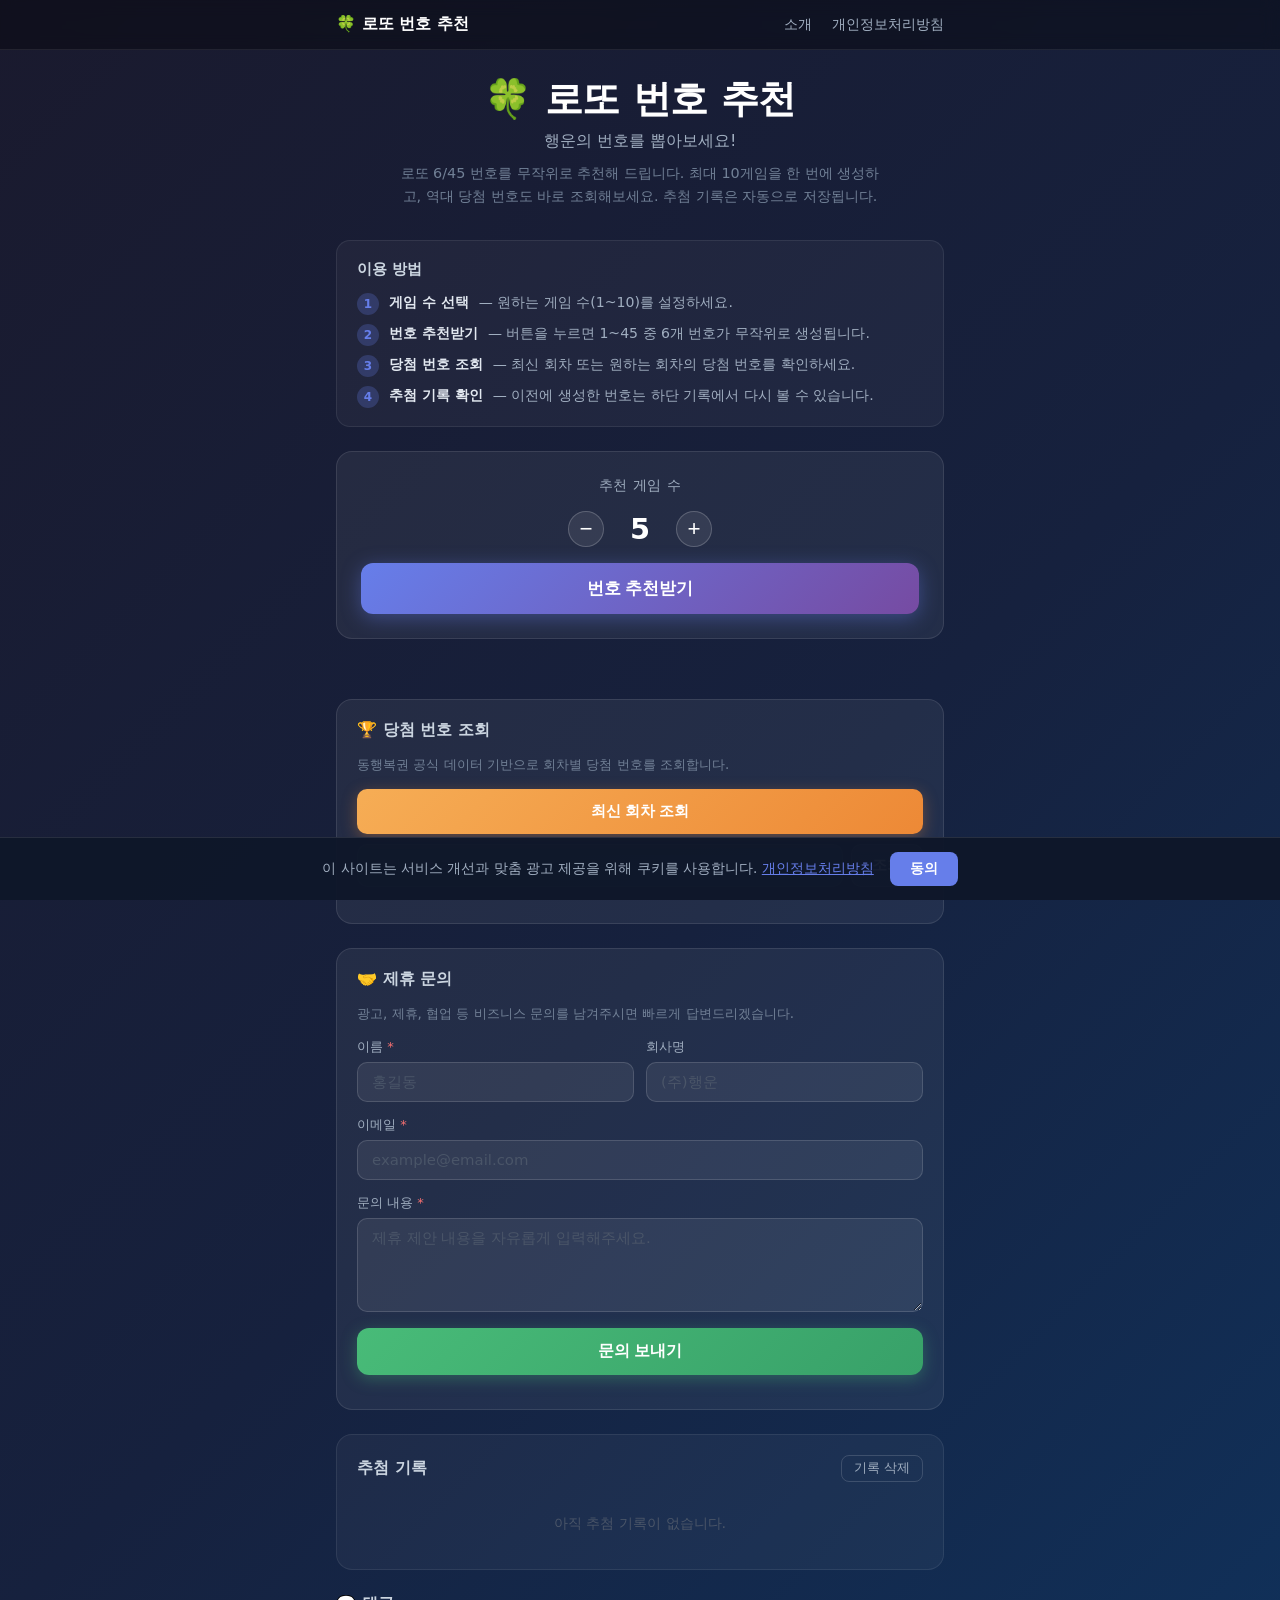
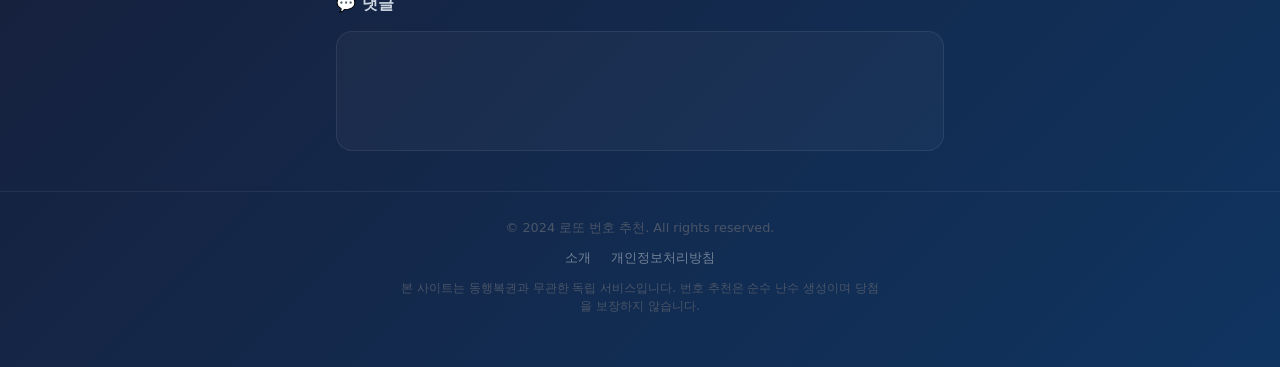
<file: index.html>
<!doctype html>
<html lang="ko">
<head>
  <!-- Microsoft Clarity -->
  <script type="text/javascript">
    (function(c,l,a,r,i,t,y){
        c[a]=c[a]||function(){(c[a].q=c[a].q||[]).push(arguments)};
        t=l.createElement(r);t.async=1;t.src="https://www.clarity.ms/tag/"+i;
        y=l.getElementsByTagName(r)[0];y.parentNode.insertBefore(t,y);
    })(window, document, "clarity", "script", "xb2lsd28li");
  </script>
  <!-- Google tag (gtag.js) -->
  <script async src="https://www.googletagmanager.com/gtag/js?id=G-PGRZBPPMB9"></script>
  <script>
    window.dataLayer = window.dataLayer || [];
    function gtag(){dataLayer.push(arguments);}
    gtag('js', new Date());

    gtag('config', 'G-PGRZBPPMB9');
  </script>
  <meta charset="UTF-8" />
  <meta name="viewport" content="width=device-width, initial-scale=1.0" />
  <meta name="google-adsense-account" content="ca-pub-3485001053572124">
  <meta name="description" content="로또 6/45 번호 자동 추천, 역대 당첨 번호 조회, 추첨 기록 관리까지 한 번에. 무료로 행운의 번호를 뽑아보세요.">
  <title>로또 번호 추천 — 무료 자동 추첨 & 당첨 번호 조회</title>
  <link href='/style.css' rel='stylesheet'>
  <script async src="https://pagead2.googlesyndication.com/pagead/js/adsbygoogle.js?client=ca-pub-3485001053572124"
     crossorigin="anonymous"></script>
</head>
<body>

  <!-- 쿠키 동의 배너 -->
  <div id="cookie-banner" class="cookie-banner" style="display:none">
    <p>이 사이트는 서비스 개선과 맞춤 광고 제공을 위해 쿠키를 사용합니다.
      <a href="/privacy.html">개인정보처리방침</a>
    </p>
    <button id="cookie-accept" class="cookie-accept-btn">동의</button>
  </div>

  <!-- 상단 네비게이션 -->
  <nav class="site-nav">
    <div class="nav-inner">
      <a href="/" class="nav-logo">🍀 로또 번호 추천</a>
      <div class="nav-links">
        <a href="/about.html">소개</a>
        <a href="/privacy.html">개인정보처리방침</a>
      </div>
    </div>
  </nav>

  <div class="container">
    <header>
      <h1>🍀 로또 번호 추천</h1>
      <p class="subtitle">행운의 번호를 뽑아보세요!</p>
      <p class="site-desc">
        로또 6/45 번호를 무작위로 추천해 드립니다. 최대 10게임을 한 번에 생성하고,
        역대 당첨 번호도 바로 조회해보세요. 추첨 기록은 자동으로 저장됩니다.
      </p>
    </header>

    <section class="how-to">
      <h2>이용 방법</h2>
      <ol class="how-to-list">
        <li><strong>게임 수 선택</strong> — 원하는 게임 수(1~10)를 설정하세요.</li>
        <li><strong>번호 추천받기</strong> — 버튼을 누르면 1~45 중 6개 번호가 무작위로 생성됩니다.</li>
        <li><strong>당첨 번호 조회</strong> — 최신 회차 또는 원하는 회차의 당첨 번호를 확인하세요.</li>
        <li><strong>추첨 기록 확인</strong> — 이전에 생성한 번호는 하단 기록에서 다시 볼 수 있습니다.</li>
      </ol>
    </section>

    <section class="controls">
      <label for="set-count">추천 게임 수</label>
      <div class="count-selector">
        <button id="count-down" class="count-btn">−</button>
        <span id="set-count">5</span>
        <button id="count-up" class="count-btn">+</button>
      </div>
      <button id="generate-btn" class="generate-btn">번호 추천받기</button>
    </section>

    <section id="results" class="results"></section>

    <section class="lookup-section">
      <div class="section-title">
        <h2>🏆 당첨 번호 조회</h2>
      </div>
      <p class="section-desc">동행복권 공식 데이터 기반으로 회차별 당첨 번호를 조회합니다.</p>
      <div class="lookup-controls">
        <button id="latest-btn" class="latest-btn">최신 회차 조회</button>
        <div class="round-row">
          <input type="number" id="round-input" min="1" max="9999" placeholder="회차 번호 직접 입력">
          <button id="lookup-btn" class="lookup-btn">조회</button>
        </div>
      </div>
      <div id="lookup-result" class="lookup-result"></div>
    </section>

    <section class="contact-section">
      <div class="section-title">
        <h2>🤝 제휴 문의</h2>
      </div>
      <p class="section-desc">광고, 제휴, 협업 등 비즈니스 문의를 남겨주시면 빠르게 답변드리겠습니다.</p>
      <form id="contact-form" class="contact-form">
        <div class="form-row">
          <div class="form-group">
            <label for="f-name">이름 <span class="required">*</span></label>
            <input type="text" id="f-name" name="name" placeholder="홍길동" required>
          </div>
          <div class="form-group">
            <label for="f-company">회사명</label>
            <input type="text" id="f-company" name="company" placeholder="(주)행운">
          </div>
        </div>
        <div class="form-group">
          <label for="f-email">이메일 <span class="required">*</span></label>
          <input type="email" id="f-email" name="email" placeholder="example@email.com" required>
        </div>
        <div class="form-group">
          <label for="f-message">문의 내용 <span class="required">*</span></label>
          <textarea id="f-message" name="message" rows="4" placeholder="제휴 제안 내용을 자유롭게 입력해주세요." required></textarea>
        </div>
        <button type="submit" class="submit-btn" id="submit-btn">문의 보내기</button>
        <div id="form-status" class="form-status"></div>
      </form>
    </section>

    <section class="history-section">
      <div class="history-header">
        <h2>추첨 기록</h2>
        <button id="clear-history" class="clear-btn">기록 삭제</button>
      </div>
      <div id="history-list" class="history-list">
        <p class="empty-msg">아직 추첨 기록이 없습니다.</p>
      </div>
    </section>
  </div>

  <section class="disqus-section">
    <div class="section-title">
      <h2>💬 댓글</h2>
    </div>
    <div id="disqus_thread"></div>
  </section>

  <!-- 푸터 -->
  <footer class="site-footer">
    <div class="footer-inner">
      <p class="footer-copy">© 2024 로또 번호 추천. All rights reserved.</p>
      <nav class="footer-nav">
        <a href="/about.html">소개</a>
        <a href="/privacy.html">개인정보처리방침</a>
      </nav>
      <p class="footer-disclaimer">
        본 사이트는 동행복권과 무관한 독립 서비스입니다. 번호 추천은 순수 난수 생성이며 당첨을 보장하지 않습니다.
      </p>
    </div>
  </footer>

  <script defer type="text/javascript" src="/main.js"></script>
  <script>
    var disqus_config = function () {
      this.page.url = window.location.href;
      this.page.identifier = 'lotto-main';
    };
    (function() {
      var d = document, s = d.createElement('script');
      s.src = 'https://productbuilder.disqus.com/embed.js';
      s.setAttribute('data-timestamp', +new Date());
      (d.head || d.body).appendChild(s);
    })();
  </script>
</body>
</html>
</file>
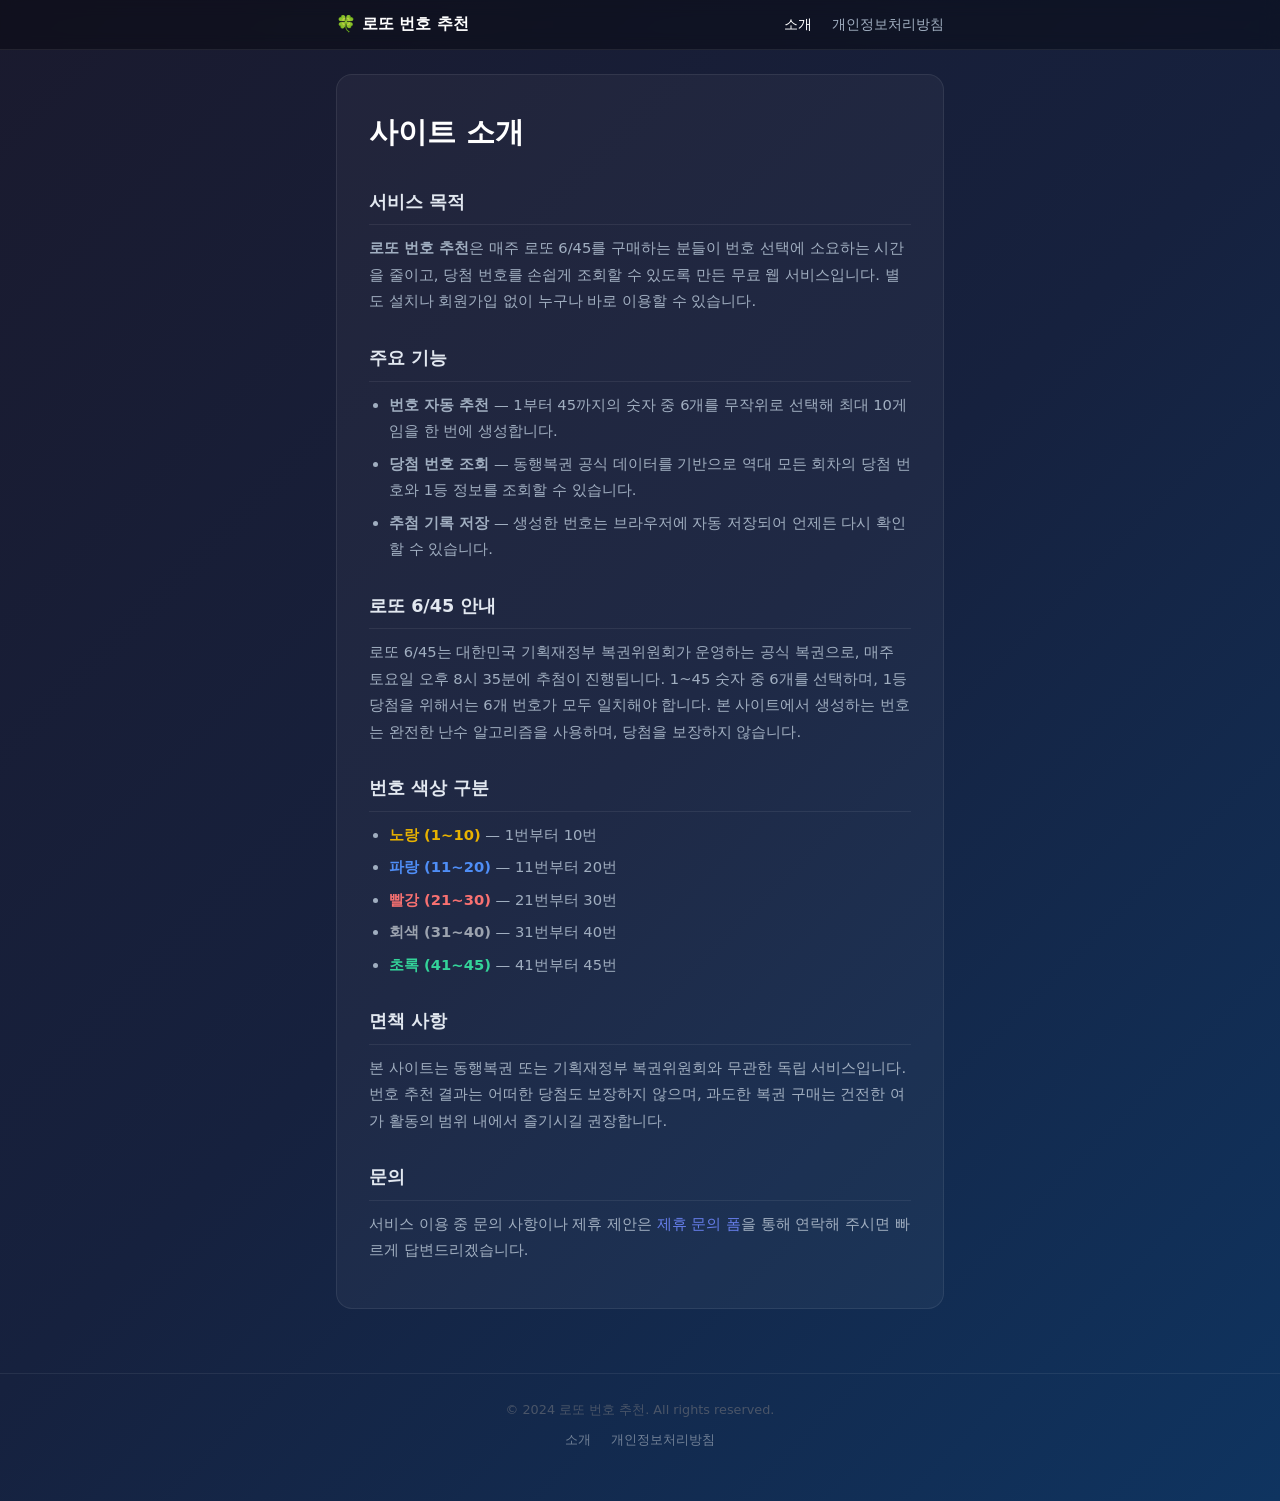
<file: about.html>
<!doctype html>
<html lang="ko">
<head>
  <!-- Microsoft Clarity -->
  <script type="text/javascript">
    (function(c,l,a,r,i,t,y){
        c[a]=c[a]||function(){(c[a].q=c[a].q||[]).push(arguments)};
        t=l.createElement(r);t.async=1;t.src="https://www.clarity.ms/tag/"+i;
        y=l.getElementsByTagName(r)[0];y.parentNode.insertBefore(t,y);
    })(window, document, "clarity", "script", "xb2lsd28li");
  </script>
  <!-- Google tag (gtag.js) -->
  <script async src="https://www.googletagmanager.com/gtag/js?id=G-PGRZBPPMB9"></script>
  <script>
    window.dataLayer = window.dataLayer || [];
    function gtag(){dataLayer.push(arguments);}
    gtag('js', new Date());

    gtag('config', 'G-PGRZBPPMB9');
  </script>
  <meta charset="UTF-8" />
  <meta name="viewport" content="width=device-width, initial-scale=1.0" />
  <meta name="google-adsense-account" content="ca-pub-3485001053572124">
  <meta name="description" content="로또 번호 추천 사이트 소개. 로또 6/45 번호 자동 추천과 당첨 번호 조회 서비스를 무료로 제공합니다.">
  <title>소개 — 로또 번호 추천</title>
  <link href='/style.css' rel='stylesheet'>
  <script async src="https://pagead2.googlesyndication.com/pagead/js/adsbygoogle.js?client=ca-pub-3485001053572124"
     crossorigin="anonymous"></script>
</head>
<body>

  <nav class="site-nav">
    <div class="nav-inner">
      <a href="/" class="nav-logo">🍀 로또 번호 추천</a>
      <div class="nav-links">
        <a href="/about.html" class="active">소개</a>
        <a href="/privacy.html">개인정보처리방침</a>
      </div>
    </div>
  </nav>

  <div class="container page-container">
    <article class="page-content">
      <h1>사이트 소개</h1>

      <h2>서비스 목적</h2>
      <p>
        <strong>로또 번호 추천</strong>은 매주 로또 6/45를 구매하는 분들이 번호 선택에 소요하는 시간을 줄이고,
        당첨 번호를 손쉽게 조회할 수 있도록 만든 무료 웹 서비스입니다.
        별도 설치나 회원가입 없이 누구나 바로 이용할 수 있습니다.
      </p>

      <h2>주요 기능</h2>
      <ul>
        <li><strong>번호 자동 추천</strong> — 1부터 45까지의 숫자 중 6개를 무작위로 선택해 최대 10게임을 한 번에 생성합니다.</li>
        <li><strong>당첨 번호 조회</strong> — 동행복권 공식 데이터를 기반으로 역대 모든 회차의 당첨 번호와 1등 정보를 조회할 수 있습니다.</li>
        <li><strong>추첨 기록 저장</strong> — 생성한 번호는 브라우저에 자동 저장되어 언제든 다시 확인할 수 있습니다.</li>
      </ul>

      <h2>로또 6/45 안내</h2>
      <p>
        로또 6/45는 대한민국 기획재정부 복권위원회가 운영하는 공식 복권으로, 매주 토요일 오후 8시 35분에 추첨이 진행됩니다.
        1~45 숫자 중 6개를 선택하며, 1등 당첨을 위해서는 6개 번호가 모두 일치해야 합니다.
        본 사이트에서 생성하는 번호는 완전한 난수 알고리즘을 사용하며, 당첨을 보장하지 않습니다.
      </p>

      <h2>번호 색상 구분</h2>
      <ul>
        <li><strong style="color:#e8b200">노랑 (1~10)</strong> — 1번부터 10번</li>
        <li><strong style="color:#4f8ef7">파랑 (11~20)</strong> — 11번부터 20번</li>
        <li><strong style="color:#f87171">빨강 (21~30)</strong> — 21번부터 30번</li>
        <li><strong style="color:#9ca3af">회색 (31~40)</strong> — 31번부터 40번</li>
        <li><strong style="color:#34d399">초록 (41~45)</strong> — 41번부터 45번</li>
      </ul>

      <h2>면책 사항</h2>
      <p>
        본 사이트는 동행복권 또는 기획재정부 복권위원회와 무관한 독립 서비스입니다.
        번호 추천 결과는 어떠한 당첨도 보장하지 않으며, 과도한 복권 구매는 건전한 여가 활동의 범위 내에서 즐기시길 권장합니다.
      </p>

      <h2>문의</h2>
      <p>
        서비스 이용 중 문의 사항이나 제휴 제안은 <a href="/#contact">제휴 문의 폼</a>을 통해 연락해 주시면 빠르게 답변드리겠습니다.
      </p>
    </article>
  </div>

  <footer class="site-footer">
    <div class="footer-inner">
      <p class="footer-copy">© 2024 로또 번호 추천. All rights reserved.</p>
      <nav class="footer-nav">
        <a href="/about.html">소개</a>
        <a href="/privacy.html">개인정보처리방침</a>
      </nav>
    </div>
  </footer>

</body>
</html>
</file>
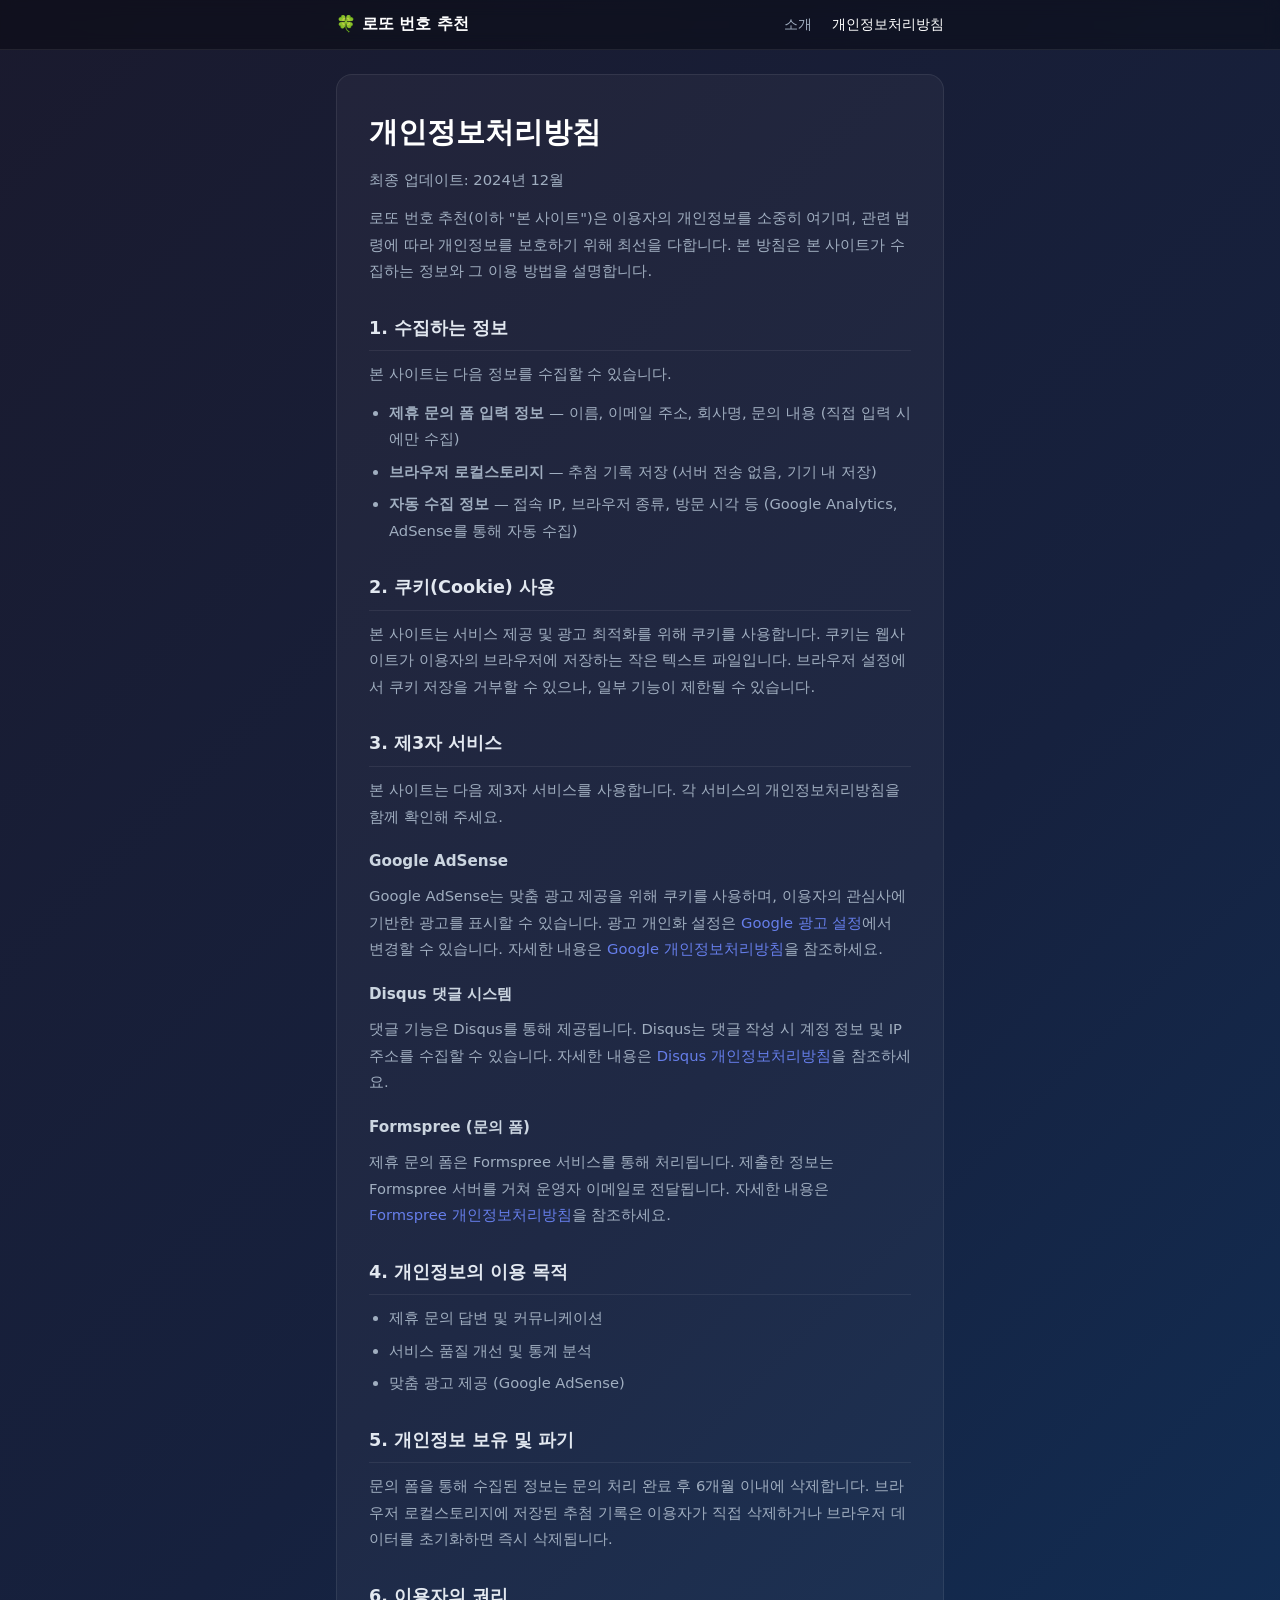
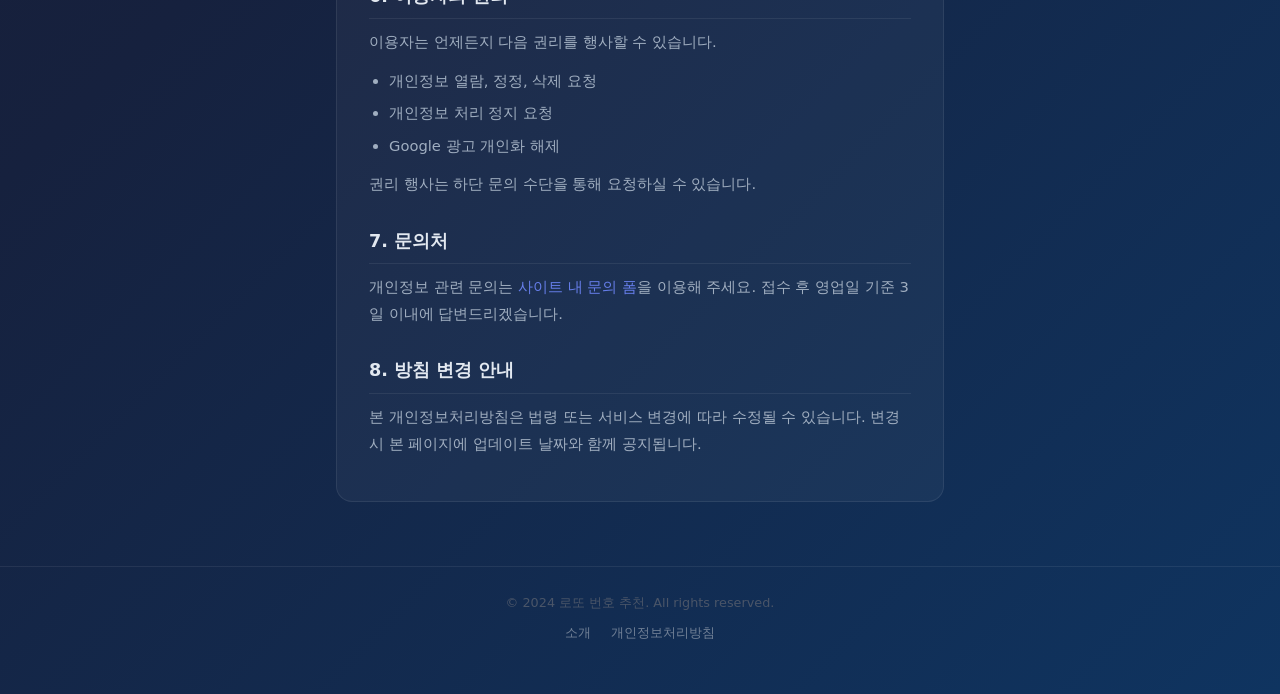
<file: privacy.html>
<!doctype html>
<html lang="ko">
<head>
  <!-- Microsoft Clarity -->
  <script type="text/javascript">
    (function(c,l,a,r,i,t,y){
        c[a]=c[a]||function(){(c[a].q=c[a].q||[]).push(arguments)};
        t=l.createElement(r);t.async=1;t.src="https://www.clarity.ms/tag/"+i;
        y=l.getElementsByTagName(r)[0];y.parentNode.insertBefore(t,y);
    })(window, document, "clarity", "script", "xb2lsd28li");
  </script>
  <!-- Google tag (gtag.js) -->
  <script async src="https://www.googletagmanager.com/gtag/js?id=G-PGRZBPPMB9"></script>
  <script>
    window.dataLayer = window.dataLayer || [];
    function gtag(){dataLayer.push(arguments);}
    gtag('js', new Date());

    gtag('config', 'G-PGRZBPPMB9');
  </script>
  <meta charset="UTF-8" />
  <meta name="viewport" content="width=device-width, initial-scale=1.0" />
  <meta name="google-adsense-account" content="ca-pub-3485001053572124">
  <meta name="description" content="로또 번호 추천 사이트의 개인정보처리방침. 수집 정보, 쿠키 사용, 제3자 서비스에 대한 안내입니다.">
  <title>개인정보처리방침 — 로또 번호 추천</title>
  <link href='/style.css' rel='stylesheet'>
  <script async src="https://pagead2.googlesyndication.com/pagead/js/adsbygoogle.js?client=ca-pub-3485001053572124"
     crossorigin="anonymous"></script>
</head>
<body>

  <nav class="site-nav">
    <div class="nav-inner">
      <a href="/" class="nav-logo">🍀 로또 번호 추천</a>
      <div class="nav-links">
        <a href="/about.html">소개</a>
        <a href="/privacy.html" class="active">개인정보처리방침</a>
      </div>
    </div>
  </nav>

  <div class="container page-container">
    <article class="page-content">
      <h1>개인정보처리방침</h1>
      <p class="page-date">최종 업데이트: 2024년 12월</p>

      <p>
        로또 번호 추천(이하 "본 사이트")은 이용자의 개인정보를 소중히 여기며,
        관련 법령에 따라 개인정보를 보호하기 위해 최선을 다합니다.
        본 방침은 본 사이트가 수집하는 정보와 그 이용 방법을 설명합니다.
      </p>

      <h2>1. 수집하는 정보</h2>
      <p>본 사이트는 다음 정보를 수집할 수 있습니다.</p>
      <ul>
        <li><strong>제휴 문의 폼 입력 정보</strong> — 이름, 이메일 주소, 회사명, 문의 내용 (직접 입력 시에만 수집)</li>
        <li><strong>브라우저 로컬스토리지</strong> — 추첨 기록 저장 (서버 전송 없음, 기기 내 저장)</li>
        <li><strong>자동 수집 정보</strong> — 접속 IP, 브라우저 종류, 방문 시각 등 (Google Analytics, AdSense를 통해 자동 수집)</li>
      </ul>

      <h2>2. 쿠키(Cookie) 사용</h2>
      <p>
        본 사이트는 서비스 제공 및 광고 최적화를 위해 쿠키를 사용합니다.
        쿠키는 웹사이트가 이용자의 브라우저에 저장하는 작은 텍스트 파일입니다.
        브라우저 설정에서 쿠키 저장을 거부할 수 있으나, 일부 기능이 제한될 수 있습니다.
      </p>

      <h2>3. 제3자 서비스</h2>
      <p>본 사이트는 다음 제3자 서비스를 사용합니다. 각 서비스의 개인정보처리방침을 함께 확인해 주세요.</p>

      <h3>Google AdSense</h3>
      <p>
        Google AdSense는 맞춤 광고 제공을 위해 쿠키를 사용하며, 이용자의 관심사에 기반한 광고를 표시할 수 있습니다.
        광고 개인화 설정은 <a href="https://adssettings.google.com" target="_blank" rel="noopener">Google 광고 설정</a>에서 변경할 수 있습니다.
        자세한 내용은 <a href="https://policies.google.com/privacy" target="_blank" rel="noopener">Google 개인정보처리방침</a>을 참조하세요.
      </p>

      <h3>Disqus 댓글 시스템</h3>
      <p>
        댓글 기능은 Disqus를 통해 제공됩니다. Disqus는 댓글 작성 시 계정 정보 및 IP 주소를 수집할 수 있습니다.
        자세한 내용은 <a href="https://help.disqus.com/en/articles/1717103-disqus-privacy-policy" target="_blank" rel="noopener">Disqus 개인정보처리방침</a>을 참조하세요.
      </p>

      <h3>Formspree (문의 폼)</h3>
      <p>
        제휴 문의 폼은 Formspree 서비스를 통해 처리됩니다. 제출한 정보는 Formspree 서버를 거쳐 운영자 이메일로 전달됩니다.
        자세한 내용은 <a href="https://formspree.io/legal/privacy-policy" target="_blank" rel="noopener">Formspree 개인정보처리방침</a>을 참조하세요.
      </p>

      <h2>4. 개인정보의 이용 목적</h2>
      <ul>
        <li>제휴 문의 답변 및 커뮤니케이션</li>
        <li>서비스 품질 개선 및 통계 분석</li>
        <li>맞춤 광고 제공 (Google AdSense)</li>
      </ul>

      <h2>5. 개인정보 보유 및 파기</h2>
      <p>
        문의 폼을 통해 수집된 정보는 문의 처리 완료 후 6개월 이내에 삭제합니다.
        브라우저 로컬스토리지에 저장된 추첨 기록은 이용자가 직접 삭제하거나 브라우저 데이터를 초기화하면 즉시 삭제됩니다.
      </p>

      <h2>6. 이용자의 권리</h2>
      <p>이용자는 언제든지 다음 권리를 행사할 수 있습니다.</p>
      <ul>
        <li>개인정보 열람, 정정, 삭제 요청</li>
        <li>개인정보 처리 정지 요청</li>
        <li>Google 광고 개인화 해제</li>
      </ul>
      <p>권리 행사는 하단 문의 수단을 통해 요청하실 수 있습니다.</p>

      <h2>7. 문의처</h2>
      <p>
        개인정보 관련 문의는 <a href="/#contact">사이트 내 문의 폼</a>을 이용해 주세요.
        접수 후 영업일 기준 3일 이내에 답변드리겠습니다.
      </p>

      <h2>8. 방침 변경 안내</h2>
      <p>
        본 개인정보처리방침은 법령 또는 서비스 변경에 따라 수정될 수 있습니다.
        변경 시 본 페이지에 업데이트 날짜와 함께 공지됩니다.
      </p>
    </article>
  </div>

  <footer class="site-footer">
    <div class="footer-inner">
      <p class="footer-copy">© 2024 로또 번호 추천. All rights reserved.</p>
      <nav class="footer-nav">
        <a href="/about.html">소개</a>
        <a href="/privacy.html">개인정보처리방침</a>
      </nav>
    </div>
  </footer>

</body>
</html>
</file>
<file: style.css>
* {
  box-sizing: border-box;
  margin: 0;
  padding: 0;
}

body {
  font-family: 'Segoe UI', system-ui, sans-serif;
  background: linear-gradient(135deg, #1a1a2e 0%, #16213e 50%, #0f3460 100%);
  min-height: 100vh;
  color: #fff;
  padding: 0 0 24px;
}

/* Nav */
.site-nav {
  background: rgba(0, 0, 0, 0.35);
  border-bottom: 1px solid rgba(255,255,255,0.08);
  backdrop-filter: blur(8px);
  position: sticky;
  top: 0;
  z-index: 100;
}

.nav-inner {
  max-width: 640px;
  margin: 0 auto;
  padding: 14px 16px;
  display: flex;
  justify-content: space-between;
  align-items: center;
}

.nav-logo {
  font-weight: 800;
  font-size: 1rem;
  color: #fff;
  text-decoration: none;
}

.nav-links {
  display: flex;
  gap: 20px;
}

.nav-links a {
  color: #a0aec0;
  text-decoration: none;
  font-size: 0.85rem;
  transition: color 0.2s;
}

.nav-links a:hover,
.nav-links a.active { color: #fff; }

/* Cookie banner */
.cookie-banner {
  position: fixed;
  bottom: 0;
  left: 0;
  right: 0;
  background: rgba(15, 23, 42, 0.97);
  border-top: 1px solid rgba(255,255,255,0.1);
  padding: 14px 20px;
  display: flex;
  align-items: center;
  justify-content: center;
  gap: 16px;
  z-index: 999;
  flex-wrap: wrap;
  text-align: center;
}

.cookie-banner p {
  font-size: 0.85rem;
  color: #a0aec0;
  margin: 0;
}

.cookie-banner a { color: #667eea; }

.cookie-accept-btn {
  background: #667eea;
  color: #fff;
  border: none;
  border-radius: 8px;
  padding: 8px 20px;
  font-size: 0.85rem;
  font-weight: 600;
  cursor: pointer;
  white-space: nowrap;
  flex-shrink: 0;
}

/* How-to section */
.how-to {
  background: rgba(255,255,255,0.04);
  border: 1px solid rgba(255,255,255,0.08);
  border-radius: 14px;
  padding: 18px 20px;
  margin-bottom: 24px;
}

.how-to h2 {
  font-size: 0.95rem;
  font-weight: 600;
  color: #cbd5e0;
  margin-bottom: 12px;
}

.how-to-list {
  list-style: none;
  display: flex;
  flex-direction: column;
  gap: 8px;
  counter-reset: steps;
  padding: 0;
}

.how-to-list li {
  counter-increment: steps;
  display: flex;
  align-items: flex-start;
  gap: 10px;
  font-size: 0.88rem;
  color: #a0aec0;
  line-height: 1.5;
}

.how-to-list li::before {
  content: counter(steps);
  background: rgba(102,126,234,0.25);
  color: #667eea;
  border-radius: 50%;
  width: 22px;
  height: 22px;
  display: flex;
  align-items: center;
  justify-content: center;
  font-size: 0.75rem;
  font-weight: 700;
  flex-shrink: 0;
  margin-top: 1px;
}

.how-to-list li strong { color: #e2e8f0; }

/* Section desc */
.section-desc {
  font-size: 0.84rem;
  color: #718096;
  margin-bottom: 14px;
  line-height: 1.5;
}

/* Site description */
.site-desc {
  font-size: 0.9rem;
  color: #718096;
  margin-top: 10px;
  line-height: 1.6;
  max-width: 480px;
  margin-left: auto;
  margin-right: auto;
}

/* Footer */
.site-footer {
  border-top: 1px solid rgba(255,255,255,0.07);
  margin-top: 40px;
  padding: 28px 16px;
}

.footer-inner {
  max-width: 640px;
  margin: 0 auto;
  display: flex;
  flex-direction: column;
  align-items: center;
  gap: 12px;
  text-align: center;
}

.footer-copy {
  font-size: 0.8rem;
  color: #4a5568;
}

.footer-nav {
  display: flex;
  gap: 20px;
}

.footer-nav a {
  font-size: 0.82rem;
  color: #718096;
  text-decoration: none;
  transition: color 0.2s;
}

.footer-nav a:hover { color: #a0aec0; }

.footer-disclaimer {
  font-size: 0.75rem;
  color: #4a5568;
  max-width: 480px;
  line-height: 1.5;
}

/* Static pages (about, privacy) */
.page-container {
  padding: 32px 16px;
}

.page-content {
  background: rgba(255,255,255,0.04);
  border: 1px solid rgba(255,255,255,0.08);
  border-radius: 16px;
  padding: 32px;
  line-height: 1.8;
}

.page-content h1 {
  font-size: 1.8rem;
  font-weight: 800;
  margin-bottom: 8px;
}

.page-date {
  font-size: 0.82rem;
  color: #4a5568;
  margin-bottom: 24px;
}

.page-content h2 {
  font-size: 1.1rem;
  font-weight: 700;
  color: #e2e8f0;
  margin: 28px 0 10px;
  padding-bottom: 6px;
  border-bottom: 1px solid rgba(255,255,255,0.07);
}

.page-content h3 {
  font-size: 0.95rem;
  font-weight: 600;
  color: #cbd5e0;
  margin: 18px 0 8px;
}

.page-content p {
  color: #a0aec0;
  margin-bottom: 12px;
  font-size: 0.92rem;
}

.page-content ul, .page-content ol {
  color: #a0aec0;
  padding-left: 20px;
  margin-bottom: 12px;
  font-size: 0.92rem;
}

.page-content li { margin-bottom: 6px; }

.page-content a {
  color: #667eea;
  text-decoration: none;
}

.page-content a:hover { text-decoration: underline; }

.container {
  max-width: 640px;
  margin: 0 auto;
  padding: 24px 16px;
}

header {
  text-align: center;
  margin-bottom: 32px;
}

header h1 {
  font-size: 2.4rem;
  font-weight: 800;
  letter-spacing: -0.5px;
}

.subtitle {
  color: #a0aec0;
  margin-top: 6px;
  font-size: 1rem;
}

/* Controls */
.controls {
  background: rgba(255, 255, 255, 0.06);
  border: 1px solid rgba(255, 255, 255, 0.1);
  border-radius: 16px;
  padding: 24px;
  display: flex;
  flex-direction: column;
  gap: 16px;
  align-items: center;
  margin-bottom: 28px;
}

.controls label {
  font-size: 0.9rem;
  color: #a0aec0;
  letter-spacing: 0.4px;
}

.count-selector {
  display: flex;
  align-items: center;
  gap: 20px;
}

.count-btn {
  width: 36px;
  height: 36px;
  border-radius: 50%;
  border: 1px solid rgba(255, 255, 255, 0.2);
  background: rgba(255, 255, 255, 0.08);
  color: #fff;
  font-size: 1.4rem;
  cursor: pointer;
  transition: background 0.2s;
  line-height: 1;
}

.count-btn:hover {
  background: rgba(255, 255, 255, 0.16);
}

#set-count {
  font-size: 1.8rem;
  font-weight: 700;
  min-width: 32px;
  text-align: center;
}

.generate-btn {
  background: linear-gradient(135deg, #667eea, #764ba2);
  color: #fff;
  border: none;
  border-radius: 12px;
  padding: 14px 40px;
  font-size: 1.05rem;
  font-weight: 700;
  cursor: pointer;
  transition: transform 0.15s, box-shadow 0.15s;
  box-shadow: 0 4px 20px rgba(102, 126, 234, 0.4);
  width: 100%;
}

.generate-btn:hover {
  transform: translateY(-2px);
  box-shadow: 0 6px 28px rgba(102, 126, 234, 0.55);
}

.generate-btn:active {
  transform: translateY(0);
}

/* Results */
.results {
  display: flex;
  flex-direction: column;
  gap: 14px;
  margin-bottom: 32px;
}

.game-card {
  background: rgba(255, 255, 255, 0.05);
  border: 1px solid rgba(255, 255, 255, 0.1);
  border-radius: 14px;
  padding: 18px 20px;
  display: flex;
  align-items: center;
  gap: 14px;
  animation: slideIn 0.35s ease forwards;
  opacity: 0;
}

@keyframes slideIn {
  from { opacity: 0; transform: translateY(14px); }
  to   { opacity: 1; transform: translateY(0); }
}

.game-label {
  font-size: 0.78rem;
  color: #a0aec0;
  font-weight: 600;
  min-width: 36px;
}

.balls {
  display: flex;
  gap: 8px;
  flex-wrap: wrap;
}

.ball {
  width: 44px;
  height: 44px;
  border-radius: 50%;
  display: flex;
  align-items: center;
  justify-content: center;
  font-weight: 800;
  font-size: 0.92rem;
  color: #fff;
  box-shadow: 0 2px 8px rgba(0,0,0,0.3);
  animation: popIn 0.3s ease backwards;
}

@keyframes popIn {
  from { transform: scale(0.5); opacity: 0; }
  to   { transform: scale(1);   opacity: 1; }
}

/* Korean Lotto color rules */
.ball.y  { background: linear-gradient(135deg, #f6c90e, #e8b200); }
.ball.b  { background: linear-gradient(135deg, #4f8ef7, #2563eb); }
.ball.r  { background: linear-gradient(135deg, #f87171, #dc2626); }
.ball.g  { background: linear-gradient(135deg, #6b7280, #4b5563); }
.ball.gr { background: linear-gradient(135deg, #34d399, #059669); }

/* History */
.history-section {
  background: rgba(255, 255, 255, 0.04);
  border: 1px solid rgba(255, 255, 255, 0.08);
  border-radius: 16px;
  padding: 20px;
}

.history-header {
  display: flex;
  justify-content: space-between;
  align-items: center;
  margin-bottom: 16px;
}

.history-header h2 {
  font-size: 1rem;
  font-weight: 600;
  color: #cbd5e0;
}

.clear-btn {
  background: none;
  border: 1px solid rgba(255, 255, 255, 0.15);
  border-radius: 8px;
  color: #a0aec0;
  padding: 4px 12px;
  font-size: 0.8rem;
  cursor: pointer;
  transition: border-color 0.2s, color 0.2s;
}

.clear-btn:hover {
  border-color: #f87171;
  color: #f87171;
}

.history-list {
  display: flex;
  flex-direction: column;
  gap: 10px;
  max-height: 320px;
  overflow-y: auto;
}

.empty-msg {
  color: #4a5568;
  font-size: 0.9rem;
  text-align: center;
  padding: 16px 0;
}

.history-item {
  background: rgba(255,255,255,0.04);
  border-radius: 10px;
  padding: 10px 14px;
  display: flex;
  flex-direction: column;
  gap: 6px;
}

.history-time {
  font-size: 0.72rem;
  color: #4a5568;
}

.history-balls {
  display: flex;
  gap: 6px;
  flex-wrap: wrap;
}

.history-balls .ball {
  width: 34px;
  height: 34px;
  font-size: 0.78rem;
}

/* Lookup Section */
.lookup-section {
  background: rgba(255, 255, 255, 0.06);
  border: 1px solid rgba(255, 255, 255, 0.1);
  border-radius: 16px;
  padding: 20px;
  margin-bottom: 24px;
}

.section-title {
  margin-bottom: 14px;
}

.section-title h2 {
  font-size: 1rem;
  font-weight: 600;
  color: #cbd5e0;
}

.lookup-controls {
  display: flex;
  flex-direction: column;
  gap: 10px;
  margin-bottom: 16px;
}

.latest-btn {
  background: linear-gradient(135deg, #f6ad55, #ed8936);
  color: #fff;
  border: none;
  border-radius: 10px;
  padding: 12px;
  font-size: 0.95rem;
  font-weight: 700;
  cursor: pointer;
  transition: transform 0.15s, box-shadow 0.15s;
  box-shadow: 0 4px 15px rgba(237, 137, 54, 0.35);
  width: 100%;
}

.latest-btn:hover {
  transform: translateY(-2px);
  box-shadow: 0 6px 20px rgba(237, 137, 54, 0.5);
}

.latest-btn:active { transform: translateY(0); }

.round-row {
  display: flex;
  gap: 8px;
}

.round-row input {
  flex: 1;
  background: rgba(255, 255, 255, 0.08);
  border: 1px solid rgba(255, 255, 255, 0.15);
  border-radius: 10px;
  padding: 10px 14px;
  color: #fff;
  font-size: 0.95rem;
  outline: none;
  transition: border-color 0.2s;
}

.round-row input::placeholder { color: #4a5568; }
.round-row input:focus { border-color: rgba(255, 255, 255, 0.4); }
.round-row input::-webkit-inner-spin-button,
.round-row input::-webkit-outer-spin-button { -webkit-appearance: none; }

.lookup-btn {
  background: rgba(255, 255, 255, 0.1);
  border: 1px solid rgba(255, 255, 255, 0.2);
  border-radius: 10px;
  color: #fff;
  padding: 10px 20px;
  font-size: 0.95rem;
  font-weight: 600;
  cursor: pointer;
  transition: background 0.2s;
  white-space: nowrap;
}

.lookup-btn:hover { background: rgba(255, 255, 255, 0.18); }

.lookup-result { min-height: 0; }

.win-card {
  background: rgba(255, 255, 255, 0.05);
  border: 1px solid rgba(255, 255, 255, 0.1);
  border-radius: 12px;
  padding: 16px;
  animation: slideIn 0.3s ease forwards;
}

.win-info {
  display: flex;
  justify-content: space-between;
  align-items: baseline;
  margin-bottom: 14px;
}

.win-round { font-size: 1.1rem; font-weight: 700; }
.win-date  { font-size: 0.8rem; color: #a0aec0; }

.win-balls-row {
  display: flex;
  align-items: center;
  gap: 8px;
  flex-wrap: wrap;
  margin-bottom: 14px;
}

.bonus-sep {
  color: #a0aec0;
  font-size: 1.2rem;
  font-weight: 300;
  margin: 0 2px;
}

.ball.bonus {
  outline: 2.5px solid rgba(255, 255, 255, 0.7);
  outline-offset: 2px;
}

.win-prize {
  display: flex;
  gap: 20px;
  font-size: 0.82rem;
  color: #a0aec0;
  border-top: 1px solid rgba(255, 255, 255, 0.07);
  padding-top: 12px;
  flex-wrap: wrap;
}

.win-prize span { color: #f6c90e; font-weight: 700; }

.lookup-status {
  display: flex;
  align-items: center;
  gap: 10px;
  color: #a0aec0;
  font-size: 0.9rem;
  padding: 14px 0;
}

.spinner {
  width: 18px;
  height: 18px;
  border: 2px solid rgba(255, 255, 255, 0.15);
  border-top-color: #fff;
  border-radius: 50%;
  animation: spin 0.7s linear infinite;
  flex-shrink: 0;
}

@keyframes spin { to { transform: rotate(360deg); } }

.lookup-error {
  color: #f87171;
  font-size: 0.88rem;
  padding: 12px 0;
  text-align: center;
}

/* Contact / Partnership Form */
.contact-section {
  background: rgba(255, 255, 255, 0.06);
  border: 1px solid rgba(255, 255, 255, 0.1);
  border-radius: 16px;
  padding: 20px;
  margin-bottom: 24px;
}

.contact-form {
  display: flex;
  flex-direction: column;
  gap: 14px;
}

.form-row {
  display: grid;
  grid-template-columns: 1fr 1fr;
  gap: 12px;
}

.form-group {
  display: flex;
  flex-direction: column;
  gap: 6px;
}

.form-group label {
  font-size: 0.82rem;
  color: #a0aec0;
  font-weight: 500;
}

.required {
  color: #f87171;
}

.form-group input,
.form-group textarea {
  background: rgba(255, 255, 255, 0.07);
  border: 1px solid rgba(255, 255, 255, 0.14);
  border-radius: 10px;
  padding: 10px 14px;
  color: #fff;
  font-size: 0.93rem;
  font-family: inherit;
  outline: none;
  transition: border-color 0.2s, background 0.2s;
  resize: vertical;
}

.form-group input::placeholder,
.form-group textarea::placeholder { color: #4a5568; }

.form-group input:focus,
.form-group textarea:focus {
  border-color: rgba(102, 126, 234, 0.6);
  background: rgba(255, 255, 255, 0.1);
}

.submit-btn {
  background: linear-gradient(135deg, #48bb78, #38a169);
  color: #fff;
  border: none;
  border-radius: 12px;
  padding: 13px;
  font-size: 1rem;
  font-weight: 700;
  cursor: pointer;
  transition: transform 0.15s, box-shadow 0.15s;
  box-shadow: 0 4px 16px rgba(72, 187, 120, 0.35);
  margin-top: 2px;
}

.submit-btn:hover {
  transform: translateY(-2px);
  box-shadow: 0 6px 22px rgba(72, 187, 120, 0.5);
}

.submit-btn:active { transform: translateY(0); }
.submit-btn:disabled { opacity: 0.6; cursor: not-allowed; transform: none; }

.form-status {
  font-size: 0.88rem;
  text-align: center;
  min-height: 0;
}

.form-status.success {
  color: #68d391;
  padding: 8px 0;
}

.form-status.error {
  color: #f87171;
  padding: 8px 0;
}

/* Disqus */
.disqus-section {
  max-width: 640px;
  margin: 0 auto 40px;
  padding: 0 16px;
}

.disqus-section .section-title {
  margin-bottom: 16px;
}

#disqus_thread {
  background: rgba(255, 255, 255, 0.03);
  border: 1px solid rgba(255, 255, 255, 0.08);
  border-radius: 16px;
  padding: 20px;
  min-height: 120px;
}

@media (max-width: 480px) {
  header h1 { font-size: 1.8rem; }
  .ball { width: 38px; height: 38px; font-size: 0.82rem; }
  .form-row { grid-template-columns: 1fr; }
}
</file>
